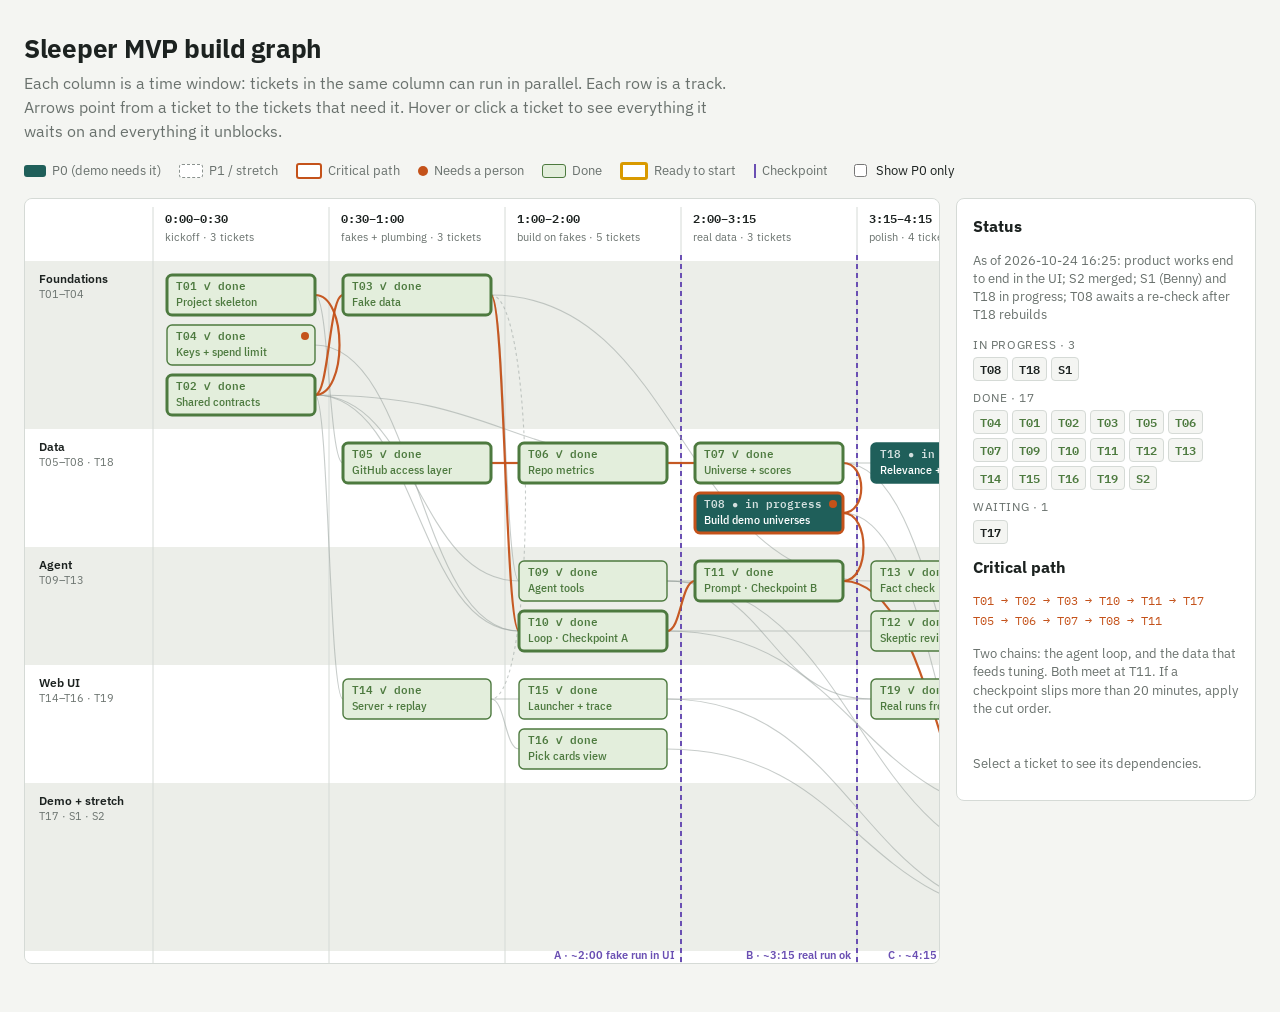
<file: docs/tickets/dependency-graph.html>
<!doctype html>
<meta charset="utf-8">
<meta name="viewport" content="width=device-width, initial-scale=1">
<title>Sleeper Build Graph</title>
<meta name="claude:viewport-fit-sides" content="cover">
<link rel="preconnect" href="https://fonts.googleapis.com">
<link rel="stylesheet" href="https://fonts.googleapis.com/css2?family=IBM+Plex+Mono:wght@400;600&family=IBM+Plex+Sans+Condensed:wght@400;500;600&family=IBM+Plex+Sans:wght@400;600;700&display=swap">
<style>
/* Layout: swimlane schedule. Columns = time windows (parallel work), rows = tracks, arrows = dependencies. */
:root {
  --bg: #f4f5f2;
  --surface: #ffffff;
  --fg: #1c2220;
  --muted: #69716d;
  --rule: #d5dad6;
  --lane: #eceee9;
  --core: #1f5f5a;
  --core-fg: #ffffff;
  --p0: #1f5f5a;
  --opt: #8a928e;
  --crit: #c4521a;
  --check: #6a4fb3;
  --edge: #9aa39f;
  --done: #4d7a3f;
  --done-bg: #e3eedc;
  --ready: #d99a00;
  --font-display: "IBM Plex Sans", system-ui, sans-serif;
  --font-node: "IBM Plex Sans Condensed", "Arial Narrow", system-ui, sans-serif;
  --font-mono: "IBM Plex Mono", ui-monospace, monospace;
}
@media (prefers-color-scheme: dark) {
  :root:not([data-theme="light"]) {
    --bg: #121615; --surface: #1a1f1e; --fg: #e3e8e5; --muted: #949d99; --rule: #2e3533; --lane: #171c1b;
    --core: #4fa59c; --core-fg: #0d1211; --p0: #4fa59c; --opt: #7b8480; --crit: #f0814a; --check: #a891f0; --edge: #56605c; --done: #9cc98a; --done-bg: #1f2b1b; --ready: #ffc23d;
    color-scheme: dark;
  }
}
:root[data-theme="dark"] {
  --bg: #121615; --surface: #1a1f1e; --fg: #e3e8e5; --muted: #949d99; --rule: #2e3533; --lane: #171c1b;
  --core: #4fa59c; --core-fg: #0d1211; --p0: #4fa59c; --opt: #7b8480; --crit: #f0814a; --check: #a891f0; --edge: #56605c; --done: #9cc98a; --done-bg: #1f2b1b; --ready: #ffc23d;
  color-scheme: dark;
}
body {
  background: var(--bg); color: var(--fg); font-family: var(--font-display);
  padding-left: max(16px, env(safe-area-inset-left, 0px));
  padding-right: max(16px, env(safe-area-inset-right, 0px));
  padding-block: 24px 40px;
}
.wrap { max-width: 1640px; margin: 0 auto; display: grid; gap: 18px; }
header { display: grid; gap: 6px; }
h1 { font-size: 1.6rem; margin: 0; letter-spacing: -0.01em; text-wrap: balance; }
.sub { color: var(--muted); margin: 0; max-width: 72ch; line-height: 1.5; }
.bar { display: flex; flex-wrap: wrap; gap: 10px 22px; align-items: center; font-size: 13px; }
.legend { display: flex; flex-wrap: wrap; gap: 8px 18px; align-items: center; color: var(--muted); }
.key { display: inline-flex; align-items: center; gap: 6px; }
.sw { width: 22px; height: 12px; border-radius: 3px; display: inline-block; }
.sw.core { background: var(--core); }
.sw.p0 { border: 1.5px solid var(--p0); background: var(--surface); }
.sw.opt { border: 1.5px dashed var(--opt); background: var(--surface); }
.sw.crit { border: 2.5px solid var(--crit); background: var(--surface); }
.sw.done { background: var(--done-bg); border: 1.5px solid var(--done); }
.sw.ready { border: 3px solid var(--ready); background: var(--surface); }
.sw.hum { width: 10px; height: 10px; border-radius: 50%; background: var(--crit); }
.ln { width: 2px; height: 14px; background: var(--check); display: inline-block; }
label.tog { display: inline-flex; gap: 6px; align-items: center; cursor: pointer; }
.stage { display: grid; grid-template-columns: minmax(0, 1fr) 300px; gap: 16px; align-items: start; }
@media (max-width: 980px) { .stage { grid-template-columns: minmax(0, 1fr); } }
.scroller { overflow-x: auto; background: var(--surface); border: 1px solid var(--rule); border-radius: 8px; }
svg { display: block; }
.lane-bg { fill: var(--lane); }
.lane-bg.alt { fill: transparent; }
.lane-label { fill: var(--fg); font: 600 12px var(--font-display); }
.lane-note { fill: var(--muted); font: 400 10.5px var(--font-display); }
.col-head { fill: var(--fg); font: 600 12px var(--font-mono); font-variant-numeric: tabular-nums; }
.col-sub { fill: var(--muted); font: 400 10.5px var(--font-display); }
.col-rule { stroke: var(--rule); stroke-width: 1; }
.check-line { stroke: var(--check); stroke-width: 2; stroke-dasharray: 5 4; }
.check-tag { fill: var(--check); font: 600 11px var(--font-display); }
.edge { fill: none; stroke: var(--edge); stroke-width: 1.1; opacity: .55; transition: opacity .15s; }
.edge.soft { stroke-dasharray: 3 3; }
.edge.crit { stroke: var(--crit); stroke-width: 2.2; opacity: .95; }
.node rect.box { fill: var(--surface); stroke: var(--p0); stroke-width: 1.4; transition: opacity .15s; }
.node.core rect.box { fill: var(--core); stroke: var(--core); }
.node.opt rect.box { stroke: var(--opt); stroke-dasharray: 4 3; }
.node.crit rect.box { stroke: var(--crit); stroke-width: 3; }
.node .id { font: 600 10.5px var(--font-mono); fill: var(--muted); }
.node .tt { font: 500 12px var(--font-node); fill: var(--fg); }
.node.core .id { fill: var(--core-fg); opacity: .8; }
.node.core .tt { fill: var(--core-fg); }
.node .hum { fill: var(--crit); }
.node.st-done rect.box { fill: var(--done-bg); stroke: var(--done); stroke-dasharray: none; }
.node.st-done .id, .node.st-done .tt { fill: var(--done); opacity: 1; }
.node.st-ready rect.box { stroke: var(--ready); stroke-width: 3.2; }
.node.st-ready .id { fill: var(--ready); opacity: 1; }
.node.core.st-ready .id { fill: var(--core-fg); }
.node { cursor: pointer; outline: none; }
.node:focus-visible rect.box { stroke: var(--check); stroke-width: 3; }
svg.focus .node, svg.focus .edge { opacity: .14; }
svg.focus .node.on, svg.focus .edge.on { opacity: 1; }
svg.focus .edge.on { stroke: var(--fg); stroke-width: 1.8; }
svg.focus .edge.on.crit { stroke: var(--crit); }
svg.focus .node.sel rect.box { stroke: var(--check); stroke-width: 3.2; }
svg.coreonly .node:not(.core) { opacity: .16; }
svg.coreonly .edge.noncore { opacity: .06; }
aside { background: var(--surface); border: 1px solid var(--rule); border-radius: 8px; padding: 16px; display: grid; gap: 12px; font-size: 13.5px; line-height: 1.45; position: sticky; top: calc(env(safe-area-inset-top, 0px) + 12px); }
aside h2 { margin: 0; font-size: 1rem; }
aside .idl { font-family: var(--font-mono); color: var(--muted); font-size: 12px; }
aside dl { margin: 0; display: grid; grid-template-columns: auto minmax(0, 1fr); gap: 6px 12px; }
aside dt { color: var(--muted); font-size: 12px; text-transform: uppercase; letter-spacing: .05em; padding-top: 2px; }
aside dd { margin: 0; }
.chips { display: flex; flex-wrap: wrap; gap: 4px; }
.chip { font: 600 11.5px var(--font-mono); border: 1px solid var(--rule); border-radius: 4px; padding: 1px 6px; cursor: pointer; background: var(--bg); color: var(--fg); }
.chip:hover, .chip:focus-visible { border-color: var(--fg); }
.none { color: var(--muted); }
.crit-path { font-family: var(--font-mono); font-size: 12px; line-height: 1.7; color: var(--crit); }
.hint { color: var(--muted); font-size: 12.5px; }
.sgroup { display: grid; gap: 4px; margin-top: 8px; }
.slabel { font-size: 12px; color: var(--muted); text-transform: uppercase; letter-spacing: .05em; }
.chip.st-ready { border-color: var(--ready); }
.chip.st-done { color: var(--done); }
@media (prefers-reduced-motion: reduce) { .edge, .node rect.box { transition: none; } }
</style>

<div class="wrap">
  <header>
    <h1>Sleeper MVP build graph</h1>
    <p class="sub">Each column is a time window: tickets in the same column can run in parallel. Each row is a track. Arrows point from a ticket to the tickets that need it. Hover or click a ticket to see everything it waits on and everything it unblocks.</p>
  </header>

  <div class="bar">
    <div class="legend">
      <span class="key"><span class="sw core"></span>P0 (demo needs it)</span>
      <span class="key"><span class="sw opt"></span>P1 / stretch</span>
      <span class="key"><span class="sw crit"></span>Critical path</span>
      <span class="key"><span class="sw hum"></span>Needs a person</span>
      <span class="key"><span class="sw done"></span>Done</span>
      <span class="key"><span class="sw ready"></span>Ready to start</span>
      <span class="key"><span class="ln"></span>Checkpoint</span>
    </div>
    <label class="tog"><input type="checkbox" id="coreonly"> Show P0 only</label>
  </div>

  <div class="stage">
    <div class="scroller"><svg id="g" role="img" aria-label="Dependency graph of Sleeper tickets by time window and track"></svg></div>
    <aside id="panel" aria-live="polite">
      <div>
        <h2>Status</h2>
        <p class="hint" id="statusAt"></p>
        <div id="statusList"></div>
      </div>
      <div>
        <h2>Critical path</h2>
        <p class="crit-path" id="critText"></p>
        <p class="hint">Two chains: the agent loop, and the data that feeds tuning. Both meet at T11. If a checkpoint slips more than 20 minutes, apply the cut order.</p>
      </div>
      <div id="detail"><p class="hint">Select a ticket to see its dependencies.</p></div>
    </aside>
  </div>
</div>

<script>
const COLS = [
  ["0:00–0:30", "kickoff"],
  ["0:30–1:00", "fakes + plumbing"],
  ["1:00–2:00", "build on fakes"],
  ["2:00–3:15", "real data"],
  ["3:15–4:15", "polish"],
  ["4:15–5:30", "demo"],
];
const LANES = [
  ["found", "Foundations", "T01–T04"],
  ["data", "Data", "T05–T08 · T18"],
  ["agent", "Agent", "T09–T13"],
  ["ui", "Web UI", "T14–T16 · T19"],
  ["demo", "Demo + stretch", "T17 · S1 · S2"],
];
// pri: core (= P0) | opt (P1 / stretch) ; h = needs a person ; d = hard deps ; s = soft deps
const N = [
  {id:"T04", t:"Keys + spend limit", f:"Keys and spend limit", lane:"found", col:0, pri:"core", h:1, d:[]},
  {id:"T01", t:"Project skeleton", f:"Project skeleton", lane:"found", col:0, pri:"core", d:[]},
  {id:"T02", t:"Shared contracts", f:"Shared contracts (freeze ~0:45)", lane:"found", col:0, pri:"core", d:["T01"]},
  {id:"T03", t:"Fake data", f:"Fake data incl. a recorded fake run (~1:00)", lane:"found", col:1, pri:"core", d:["T02"]},

  {id:"T05", t:"GitHub access layer", f:"GitHub access layer (auth, rate limits, cache, offline)", lane:"data", col:1, pri:"core", d:["T01"]},
  {id:"T06", t:"Repo metrics", f:"Repo metrics behind the four criteria", lane:"data", col:2, pri:"core", d:["T05"]},
  {id:"T07", t:"Universe + scores", f:"Universe builder and criteria scores", lane:"data", col:3, pri:"core", d:["T02","T06"]},
  {id:"T08", t:"Build demo universes", f:"Build the demo universes (2 topics, ~2:45)", lane:"data", col:3, pri:"core", h:1, d:["T07"]},
  {id:"T18", t:"Relevance + quality", f:"Topic relevance and quality score (real-data findings); rebuilds both universes", lane:"data", col:4, pri:"core", d:["T07"]},

  {id:"T09", t:"Agent tools", f:"Agent tools: browse/screen, details, README, submit", lane:"agent", col:2, pri:"core", d:["T02","T03"]},
  {id:"T10", t:"Loop · Checkpoint A", f:"Agent loop, budget, run records (Checkpoint A ~2:00)", lane:"agent", col:2, pri:"core", d:["T02","T03","T04"]},
  {id:"T11", t:"Prompt · Checkpoint B", f:"Prompt and tuning (Checkpoint B ~3:15)", lane:"agent", col:3, pri:"core", d:["T09","T10","T08"]},
  {id:"T12", t:"Skeptic review", f:"Skeptic review (P1)", lane:"agent", col:4, pri:"opt", d:["T10"]},
  {id:"T13", t:"Fact check", f:"Fact check (P1)", lane:"agent", col:4, pri:"opt", d:["T03"]},

  {id:"T14", t:"Server + replay", f:"Server, event stream, replay", lane:"ui", col:1, pri:"core", d:["T02"], s:["T03"]},
  {id:"T15", t:"Launcher + trace", f:"Launcher, live trace, budget meter", lane:"ui", col:2, pri:"core", d:["T14"]},
  {id:"T16", t:"Pick cards view", f:"Pick cards view", lane:"ui", col:2, pri:"core", d:["T14"]},
  {id:"T19", t:"Real runs from UI", f:"Real runs from the UI: Replay vs Live run, readable refusals", lane:"ui", col:4, pri:"core", d:["T15","T09"]},

  {id:"T17", t:"Demo · Checkpoint C", f:"Demo runs, picks on record, rehearsal (backup recorded by ~4:15)", lane:"demo", col:5, pri:"core", h:1, d:["T11","T15","T16","T08","T18","T19"], s:["T12","T13"]},
  {id:"S1", t:"Rough backtest", f:"Rough backtest (stretch)", lane:"demo", col:5, pri:"opt", d:["T07","T10"]},
  {id:"S2", t:"Linked papers", f:"Linked papers (stretch)", lane:"demo", col:5, pri:"opt", d:["T09"]},
];
const CHAINS = [["T01","T02","T03","T10","T11","T17"], ["T05","T06","T07","T08","T11"]];
const CHECKS = [[2, "A · ~2:00 fake run in UI"], [3, "B · ~3:15 real run ok"], [4, "C · ~4:15 backup recorded"]];
const PRI_LABEL = {core: "P0", opt: "P1 / stretch"};
// Status as of the last update. Ready = every hard dependency is done.
const STATUS_AT = "2026-10-24 16:25: product works end to end in the UI; S2 merged; S1 (Benny) and T18 in progress; T08 awaits a re-check after T18 rebuilds";
const DONE = new Set(["T01", "T02", "T03", "T04", "T05", "T06", "T07", "T09", "T10", "T11", "T12", "T13", "T14", "T15", "T16", "T19", "S2"]);
const ACTIVE = new Set(["T08", "T18", "S1"]);  // tickets someone has started

const byId = Object.fromEntries(N.map(n => [n.id, n]));
const kids = Object.fromEntries(N.map(n => [n.id, []]));
const statusOf = id => DONE.has(id) ? "done" : ACTIVE.has(id) ? "active" : byId[id].d.every(p => DONE.has(p)) ? "ready" : "blocked";
N.forEach(n => [...n.d, ...(n.s || [])].forEach(p => kids[p].push(n.id)));
const critSet = new Set(CHAINS.flat());
const critEdges = new Set(CHAINS.flatMap(c => c.slice(1).map((id, i) => c[i] + ">" + id)));

// depth for ordering inside a cell
const depth = {};
function dep(id) { if (depth[id] != null) return depth[id]; const n = byId[id]; const ps = [...n.d, ...(n.s || [])]; return depth[id] = ps.length ? 1 + Math.max(...ps.map(dep)) : 0; }
N.forEach(n => dep(n.id));

const LX = 128, CW = 176, NW = 148, NH = 40, GAP = 10, PAD = 14, HEAD = 62;
const W = LX + COLS.length * CW + 16;
const pos = {};
let y = HEAD; const laneY = {};
LANES.forEach(([key]) => {
  const cells = COLS.map((_, c) => N.filter(n => n.lane === key && n.col === c).sort((a, b) => depth[a.id] - depth[b.id] || a.id.localeCompare(b.id)));
  const max = Math.max(1, ...cells.map(c => c.length));
  const h = PAD * 2 + max * NH + (max - 1) * GAP;
  laneY[key] = [y, h];
  cells.forEach((cell, c) => cell.forEach((n, i) => { pos[n.id] = {x: LX + c * CW + (CW - NW) / 2, y: y + PAD + i * (NH + GAP)}; }));
  y += h;
});
const H = y + 12;

const svg = document.getElementById("g");
const NS = "http://www.w3.org/2000/svg";
svg.setAttribute("viewBox", `0 0 ${W} ${H}`);
svg.setAttribute("width", W); svg.setAttribute("height", H);
const el = (tag, attrs, parent = svg) => { const e = document.createElementNS(NS, tag); for (const k in attrs) e.setAttribute(k, attrs[k]); parent.appendChild(e); return e; };

LANES.forEach(([key, name, wp], i) => {
  const [ly, lh] = laneY[key];
  el("rect", {x: 0, y: ly, width: W, height: lh, class: "lane-bg" + (i % 2 ? " alt" : "")});
  el("text", {x: 14, y: ly + 22, class: "lane-label"}).textContent = name;
  el("text", {x: 14, y: ly + 37, class: "lane-note"}).textContent = wp;
});
COLS.forEach(([t, s], c) => {
  const x = LX + c * CW;
  el("line", {x1: x, x2: x, y1: 8, y2: H, class: "col-rule"});
  const count = N.filter(n => n.col === c).length;
  el("text", {x: x + 12, y: 24, class: "col-head"}).textContent = t;
  el("text", {x: x + 12, y: 42, class: "col-sub"}).textContent = `${s} · ${count} tickets`;
});
CHECKS.forEach(([c, label]) => {
  const x = LX + (c + 1) * CW;
  el("line", {x1: x, x2: x, y1: HEAD - 6, y2: H, class: "check-line"});
  el("text", {x: x - 6, y: H - 4, "text-anchor": "end", class: "check-tag"}).textContent = label;
});

const edgeG = el("g", {});
const edges = [];
N.forEach(n => {
  const add = (p, soft) => {
    const a = pos[p], b = pos[n.id];
    let d;
    if (byId[p].col === n.col) {
      const sx = a.x + NW, tx = b.x + NW, bend = 16 + Math.min(30, Math.abs(b.y - a.y) / 6);
      d = `M${sx},${a.y + NH / 2} C${sx + bend},${a.y + NH / 2} ${tx + bend},${b.y + NH / 2} ${tx},${b.y + NH / 2}`;
    } else {
      const sx = a.x + NW, sy = a.y + NH / 2, tx = b.x, ty = b.y + NH / 2, mx = (sx + tx) / 2;
      d = `M${sx},${sy} C${mx},${sy} ${mx},${ty} ${tx},${ty}`;
    }
    const key = p + ">" + n.id;
    const cls = ["edge"]; if (soft) cls.push("soft"); if (critEdges.has(key)) cls.push("crit");
    if (byId[p].pri !== "core" || n.pri !== "core") cls.push("noncore");
    const e = el("path", {d, class: cls.join(" ")}, edgeG);
    edges.push({s: p, t: n.id, e});
  };
  n.d.forEach(p => add(p, false));
  (n.s || []).forEach(p => add(p, true));
});
// draw critical edges last so they sit on top
edges.filter(x => x.e.classList.contains("crit")).forEach(x => edgeG.appendChild(x.e));

const nodeEls = {};
N.forEach(n => {
  const p = pos[n.id];
  const st = statusOf(n.id);
  const cls = ["node", n.pri === "core" ? "core" : n.pri === "p0" ? "p0" : "opt", "st-" + st]; if (critSet.has(n.id)) cls.push("crit");
  const g = el("g", {class: cls.join(" "), transform: `translate(${p.x},${p.y})`, tabindex: 0, role: "button", "aria-label": `${n.id} ${n.f}`});
  el("rect", {class: "box", width: NW, height: NH, rx: 5}, g);
  el("text", {x: 9, y: 15, class: "id"}, g).textContent = n.id + (st === "done" ? "  ✓ done" : st === "active" ? "  ● in progress" : st === "ready" ? "  ▶ ready" : "");
  el("text", {x: 9, y: 31, class: "tt"}, g).textContent = n.t;
  if (n.h) el("circle", {cx: NW - 10, cy: 11, r: 4, class: "hum"}, g);
  nodeEls[n.id] = g;
  g.addEventListener("pointerenter", () => { if (!pinned) show(n.id); });
  g.addEventListener("pointerleave", () => { if (!pinned) clear(); });
  g.addEventListener("click", ev => { ev.stopPropagation(); pinned = n.id; show(n.id); });
  g.addEventListener("keydown", ev => { if (ev.key === "Enter" || ev.key === " ") { ev.preventDefault(); pinned = n.id; show(n.id); } });
});

function walk(id, next) { const out = new Set(); const st = [id]; while (st.length) { const c = st.pop(); for (const x of next(c)) if (!out.has(x)) { out.add(x); st.push(x); } } return out; }
const parents = id => [...byId[id].d, ...(byId[id].s || [])];
let pinned = null;

function show(id) {
  const up = walk(id, parents), down = walk(id, c => kids[c]);
  const upS = new Set([...up, id]), downS = new Set([...down, id]);
  svg.classList.add("focus");
  N.forEach(n => { nodeEls[n.id].classList.toggle("on", upS.has(n.id) || downS.has(n.id)); nodeEls[n.id].classList.toggle("sel", n.id === id); });
  edges.forEach(({s, t, e}) => e.classList.toggle("on", (upS.has(s) && upS.has(t)) || (downS.has(s) && downS.has(t))));
  const n = byId[id];
  const chips = list => list.length ? `<div class="chips">${list.map(x => `<button class="chip" data-id="${x}" title="${byId[x].f}">${x}</button>`).join("")}</div>` : `<span class="none">none</span>`;
  document.getElementById("detail").innerHTML = `
    <div><div class="idl">${n.id}${n.h ? " · needs a person" : ""}${critSet.has(id) ? " · critical path" : ""}</div><h2>${n.f}</h2></div>
    <dl>
      <dt>Status</dt><dd>${{done: "Done", active: "In progress", ready: "Ready to start", blocked: "Waiting on dependencies"}[statusOf(id)]}</dd>
      <dt>When</dt><dd>${COLS[n.col][0]}</dd>
      <dt>Priority</dt><dd>${PRI_LABEL[n.pri]}</dd>
      <dt>Waits on</dt><dd>${chips(n.d)}${n.s ? `<div class="hint">Optional: ${n.s.join(", ")}</div>` : ""}</dd>
      <dt>Unblocks</dt><dd>${chips(kids[id])}</dd>
      <dt>Upstream</dt><dd>${up.size} tickets in total</dd>
      <dt>Downstream</dt><dd>${down.size} tickets in total</dd>
    </dl>
    <p class="hint">Click empty space in the graph to clear.</p>`;
  document.querySelectorAll("#detail .chip").forEach(b => b.addEventListener("click", () => { pinned = b.dataset.id; show(b.dataset.id); }));
}
function clear() {
  svg.classList.remove("focus");
  N.forEach(n => nodeEls[n.id].classList.remove("on", "sel"));
  edges.forEach(({e}) => e.classList.remove("on"));
  document.getElementById("detail").innerHTML = `<p class="hint">Select a ticket to see its dependencies.</p>`;
}
svg.addEventListener("click", () => { pinned = null; clear(); });
document.getElementById("statusAt").textContent = "As of " + STATUS_AT;
{
  const groups = [["Ready to start", "ready"], ["In progress", "active"], ["Done", "done"], ["Waiting", "blocked"]];
  document.getElementById("statusList").innerHTML = groups.map(([label, st]) => {
    const ids = N.filter(n => statusOf(n.id) === st).map(n => n.id);
    if (!ids.length) return "";
    return `<div class="sgroup"><div class="slabel">${label} · ${ids.length}</div><div class="chips">${ids.map(x => `<button class="chip st-${st}" data-id="${x}" title="${byId[x].f}">${x}</button>`).join("")}</div></div>`;
  }).join("");
  document.querySelectorAll("#statusList .chip").forEach(b => b.addEventListener("click", () => { pinned = b.dataset.id; show(b.dataset.id); }));
}
document.getElementById("critText").innerHTML = CHAINS.map(c => c.join(" → ")).join("<br>");
document.getElementById("coreonly").addEventListener("change", e => svg.classList.toggle("coreonly", e.target.checked));
</script>
</file>
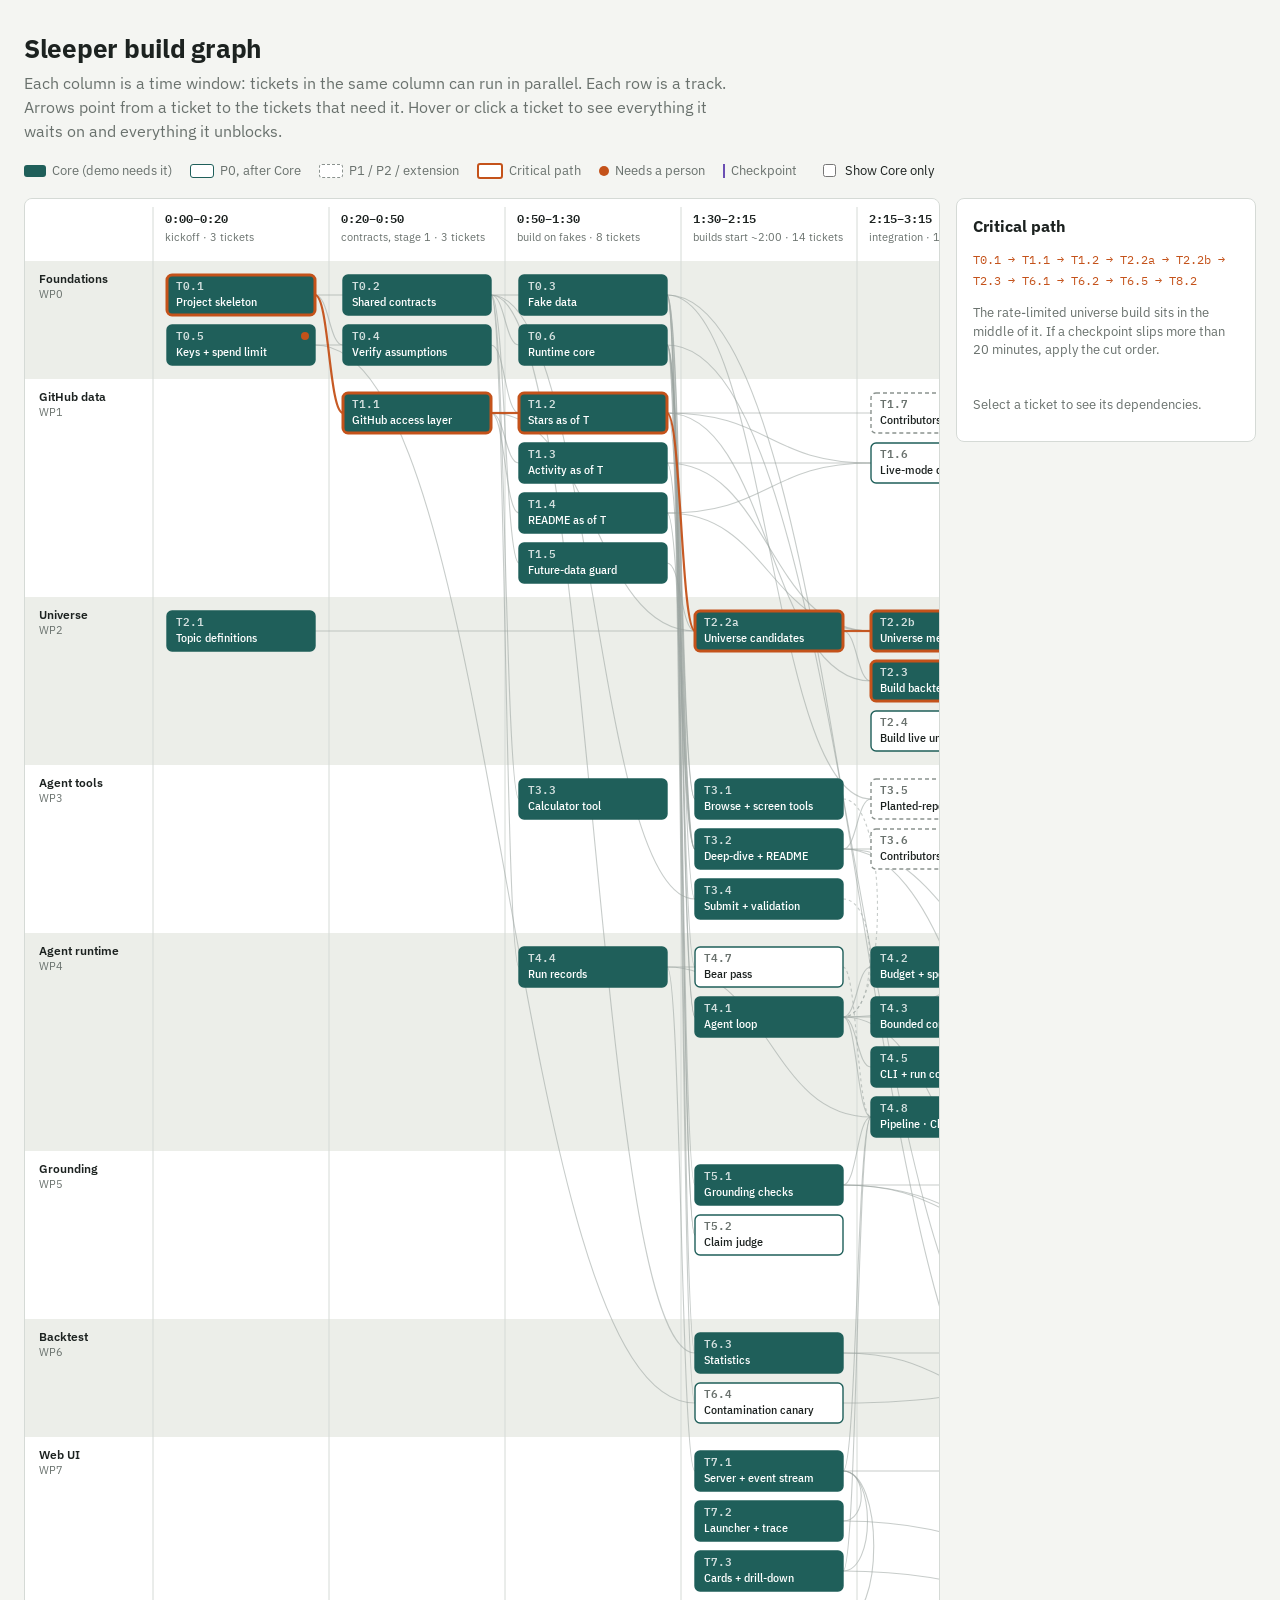
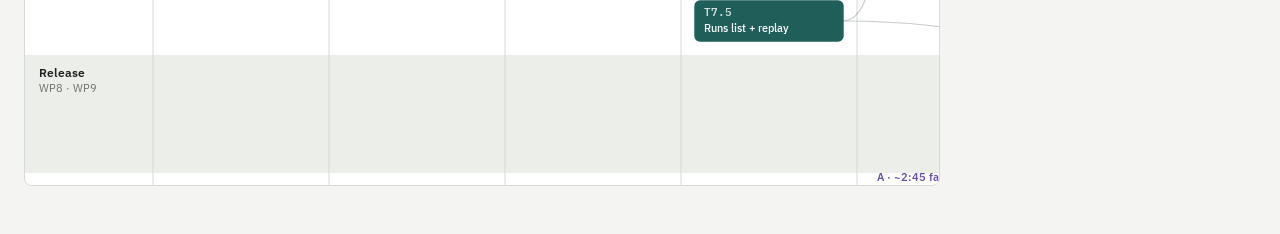
<file: docs/archive/v0.3-full-plan/tickets/dependency-graph.html>
<!doctype html>
<meta charset="utf-8">
<meta name="viewport" content="width=device-width, initial-scale=1">
<title>Sleeper Build Graph</title>
<meta name="claude:viewport-fit-sides" content="cover">
<link rel="preconnect" href="https://fonts.googleapis.com">
<link rel="stylesheet" href="https://fonts.googleapis.com/css2?family=IBM+Plex+Mono:wght@400;600&family=IBM+Plex+Sans+Condensed:wght@400;500;600&family=IBM+Plex+Sans:wght@400;600;700&display=swap">
<style>
/* Layout: swimlane schedule. Columns = time windows (parallel work), rows = tracks, arrows = dependencies. */
:root {
  --bg: #f4f5f2;
  --surface: #ffffff;
  --fg: #1c2220;
  --muted: #69716d;
  --rule: #d5dad6;
  --lane: #eceee9;
  --core: #1f5f5a;
  --core-fg: #ffffff;
  --p0: #1f5f5a;
  --opt: #8a928e;
  --crit: #c4521a;
  --check: #6a4fb3;
  --edge: #9aa39f;
  --font-display: "IBM Plex Sans", system-ui, sans-serif;
  --font-node: "IBM Plex Sans Condensed", "Arial Narrow", system-ui, sans-serif;
  --font-mono: "IBM Plex Mono", ui-monospace, monospace;
}
@media (prefers-color-scheme: dark) {
  :root:not([data-theme="light"]) {
    --bg: #121615; --surface: #1a1f1e; --fg: #e3e8e5; --muted: #949d99; --rule: #2e3533; --lane: #171c1b;
    --core: #4fa59c; --core-fg: #0d1211; --p0: #4fa59c; --opt: #7b8480; --crit: #f0814a; --check: #a891f0; --edge: #56605c;
    color-scheme: dark;
  }
}
:root[data-theme="dark"] {
  --bg: #121615; --surface: #1a1f1e; --fg: #e3e8e5; --muted: #949d99; --rule: #2e3533; --lane: #171c1b;
  --core: #4fa59c; --core-fg: #0d1211; --p0: #4fa59c; --opt: #7b8480; --crit: #f0814a; --check: #a891f0; --edge: #56605c;
  color-scheme: dark;
}
body {
  background: var(--bg); color: var(--fg); font-family: var(--font-display);
  padding-left: max(16px, env(safe-area-inset-left, 0px));
  padding-right: max(16px, env(safe-area-inset-right, 0px));
  padding-block: 24px 40px;
}
.wrap { max-width: 1640px; margin: 0 auto; display: grid; gap: 18px; }
header { display: grid; gap: 6px; }
h1 { font-size: 1.6rem; margin: 0; letter-spacing: -0.01em; text-wrap: balance; }
.sub { color: var(--muted); margin: 0; max-width: 72ch; line-height: 1.5; }
.bar { display: flex; flex-wrap: wrap; gap: 10px 22px; align-items: center; font-size: 13px; }
.legend { display: flex; flex-wrap: wrap; gap: 8px 18px; align-items: center; color: var(--muted); }
.key { display: inline-flex; align-items: center; gap: 6px; }
.sw { width: 22px; height: 12px; border-radius: 3px; display: inline-block; }
.sw.core { background: var(--core); }
.sw.p0 { border: 1.5px solid var(--p0); background: var(--surface); }
.sw.opt { border: 1.5px dashed var(--opt); background: var(--surface); }
.sw.crit { border: 2.5px solid var(--crit); background: var(--surface); }
.sw.hum { width: 10px; height: 10px; border-radius: 50%; background: var(--crit); }
.ln { width: 2px; height: 14px; background: var(--check); display: inline-block; }
label.tog { display: inline-flex; gap: 6px; align-items: center; cursor: pointer; }
.stage { display: grid; grid-template-columns: minmax(0, 1fr) 300px; gap: 16px; align-items: start; }
@media (max-width: 980px) { .stage { grid-template-columns: minmax(0, 1fr); } }
.scroller { overflow-x: auto; background: var(--surface); border: 1px solid var(--rule); border-radius: 8px; }
svg { display: block; }
.lane-bg { fill: var(--lane); }
.lane-bg.alt { fill: transparent; }
.lane-label { fill: var(--fg); font: 600 12px var(--font-display); }
.lane-note { fill: var(--muted); font: 400 10.5px var(--font-display); }
.col-head { fill: var(--fg); font: 600 12px var(--font-mono); font-variant-numeric: tabular-nums; }
.col-sub { fill: var(--muted); font: 400 10.5px var(--font-display); }
.col-rule { stroke: var(--rule); stroke-width: 1; }
.check-line { stroke: var(--check); stroke-width: 2; stroke-dasharray: 5 4; }
.check-tag { fill: var(--check); font: 600 11px var(--font-display); }
.edge { fill: none; stroke: var(--edge); stroke-width: 1.1; opacity: .55; transition: opacity .15s; }
.edge.soft { stroke-dasharray: 3 3; }
.edge.crit { stroke: var(--crit); stroke-width: 2.2; opacity: .95; }
.node rect.box { fill: var(--surface); stroke: var(--p0); stroke-width: 1.4; transition: opacity .15s; }
.node.core rect.box { fill: var(--core); stroke: var(--core); }
.node.opt rect.box { stroke: var(--opt); stroke-dasharray: 4 3; }
.node.crit rect.box { stroke: var(--crit); stroke-width: 3; }
.node .id { font: 600 10.5px var(--font-mono); fill: var(--muted); }
.node .tt { font: 500 12px var(--font-node); fill: var(--fg); }
.node.core .id { fill: var(--core-fg); opacity: .8; }
.node.core .tt { fill: var(--core-fg); }
.node .hum { fill: var(--crit); }
.node { cursor: pointer; outline: none; }
.node:focus-visible rect.box { stroke: var(--check); stroke-width: 3; }
svg.focus .node, svg.focus .edge { opacity: .14; }
svg.focus .node.on, svg.focus .edge.on { opacity: 1; }
svg.focus .edge.on { stroke: var(--fg); stroke-width: 1.8; }
svg.focus .edge.on.crit { stroke: var(--crit); }
svg.focus .node.sel rect.box { stroke: var(--check); stroke-width: 3.2; }
svg.coreonly .node:not(.core) { opacity: .16; }
svg.coreonly .edge.noncore { opacity: .06; }
aside { background: var(--surface); border: 1px solid var(--rule); border-radius: 8px; padding: 16px; display: grid; gap: 12px; font-size: 13.5px; line-height: 1.45; position: sticky; top: calc(env(safe-area-inset-top, 0px) + 12px); }
aside h2 { margin: 0; font-size: 1rem; }
aside .idl { font-family: var(--font-mono); color: var(--muted); font-size: 12px; }
aside dl { margin: 0; display: grid; grid-template-columns: auto minmax(0, 1fr); gap: 6px 12px; }
aside dt { color: var(--muted); font-size: 12px; text-transform: uppercase; letter-spacing: .05em; padding-top: 2px; }
aside dd { margin: 0; }
.chips { display: flex; flex-wrap: wrap; gap: 4px; }
.chip { font: 600 11.5px var(--font-mono); border: 1px solid var(--rule); border-radius: 4px; padding: 1px 6px; cursor: pointer; background: var(--bg); color: var(--fg); }
.chip:hover, .chip:focus-visible { border-color: var(--fg); }
.none { color: var(--muted); }
.crit-path { font-family: var(--font-mono); font-size: 12px; line-height: 1.7; color: var(--crit); }
.hint { color: var(--muted); font-size: 12.5px; }
@media (prefers-reduced-motion: reduce) { .edge, .node rect.box { transition: none; } }
</style>

<div class="wrap">
  <header>
    <h1>Sleeper build graph</h1>
    <p class="sub">Each column is a time window: tickets in the same column can run in parallel. Each row is a track. Arrows point from a ticket to the tickets that need it. Hover or click a ticket to see everything it waits on and everything it unblocks.</p>
  </header>

  <div class="bar">
    <div class="legend">
      <span class="key"><span class="sw core"></span>Core (demo needs it)</span>
      <span class="key"><span class="sw p0"></span>P0, after Core</span>
      <span class="key"><span class="sw opt"></span>P1 / P2 / extension</span>
      <span class="key"><span class="sw crit"></span>Critical path</span>
      <span class="key"><span class="sw hum"></span>Needs a person</span>
      <span class="key"><span class="ln"></span>Checkpoint</span>
    </div>
    <label class="tog"><input type="checkbox" id="coreonly"> Show Core only</label>
  </div>

  <div class="stage">
    <div class="scroller"><svg id="g" role="img" aria-label="Dependency graph of Sleeper tickets by time window and track"></svg></div>
    <aside id="panel" aria-live="polite">
      <div>
        <h2>Critical path</h2>
        <p class="crit-path" id="critText"></p>
        <p class="hint">The rate-limited universe build sits in the middle of it. If a checkpoint slips more than 20 minutes, apply the cut order.</p>
      </div>
      <div id="detail"><p class="hint">Select a ticket to see its dependencies.</p></div>
    </aside>
  </div>
</div>

<script>
const COLS = [
  ["0:00–0:20", "kickoff"],
  ["0:20–0:50", "contracts, stage 1"],
  ["0:50–1:30", "build on fakes"],
  ["1:30–2:15", "builds start ~2:00"],
  ["2:15–3:15", "integration"],
  ["3:15–4:00", "real runs, scoring"],
  ["4:00–4:50", "campaign"],
  ["4:50–5:30", "rehearsal"],
];
const LANES = [
  ["found", "Foundations", "WP0"],
  ["data", "GitHub data", "WP1"],
  ["uni", "Universe", "WP2"],
  ["tools", "Agent tools", "WP3"],
  ["agent", "Agent runtime", "WP4"],
  ["ground", "Grounding", "WP5"],
  ["bt", "Backtest", "WP6"],
  ["ui", "Web UI", "WP7"],
  ["rel", "Release", "WP8 · WP9"],
];
// pri: core | p0 | opt ; h = needs a person ; d = hard deps ; s = soft deps
const N = [
  {id:"T0.5", t:"Keys + spend limit", f:"Accounts, keys and spend limit", lane:"found", col:0, pri:"core", h:1, d:[]},
  {id:"T0.1", t:"Project skeleton", f:"Project skeleton", lane:"found", col:0, pri:"core", d:[]},
  {id:"T0.2", t:"Shared contracts", f:"Shared contracts (two-stage freeze)", lane:"found", col:1, pri:"core", d:["T0.1"]},
  {id:"T0.4", t:"Verify assumptions", f:"Verify external assumptions (A1 first)", lane:"found", col:1, pri:"core", d:["T0.1","T0.5"]},
  {id:"T0.3", t:"Fake data", f:"Fake data (fixtures), target ~1:15", lane:"found", col:2, pri:"core", d:["T0.2"]},
  {id:"T0.6", t:"Runtime core", f:"Runtime core: tool registry, run context, metered LLM client, fake model", lane:"found", col:2, pri:"core", d:["T0.2"]},

  {id:"T1.1", t:"GitHub access layer", f:"GitHub access layer", lane:"data", col:1, pri:"core", d:["T0.1"]},
  {id:"T1.2", t:"Stars as of T", f:"Stars as of T", lane:"data", col:2, pri:"core", d:["T1.1","T0.4"]},
  {id:"T1.3", t:"Activity as of T", f:"Activity as of T", lane:"data", col:2, pri:"core", d:["T1.1"]},
  {id:"T1.4", t:"README as of T", f:"README and description as of T", lane:"data", col:2, pri:"core", d:["T1.1"]},
  {id:"T1.5", t:"Future-data guard", f:"Future-data guard", lane:"data", col:2, pri:"core", d:["T0.2"]},
  {id:"T1.6", t:"Live-mode data", f:"Live-mode data", lane:"data", col:4, pri:"p0", d:["T1.2","T1.3","T1.4"]},
  {id:"T1.7", t:"Contributors as of T", f:"Contributors as of T", lane:"data", col:4, pri:"opt", d:["T1.1"]},

  {id:"T2.1", t:"Topic definitions", f:"Topic definitions", lane:"uni", col:0, pri:"core", d:[]},
  {id:"T2.2a", t:"Universe candidates", f:"Universe candidates (code against a stubbed stars-at-T; real build needs T1.2)", lane:"uni", col:3, pri:"core", d:["T1.1","T1.2","T1.5","T2.1"]},
  {id:"T2.2b", t:"Universe metrics", f:"Universe metrics", lane:"uni", col:4, pri:"core", d:["T2.2a","T1.3","T1.4"]},
  {id:"T2.3", t:"Build backtest universes", f:"Build and commit backtest universes (builds start ~2:00; first final universe ~3:15, rest by ~3:45)", lane:"uni", col:4, pri:"core", h:1, d:["T1.2","T2.2a","T2.2b"]},
  {id:"T2.4", t:"Build live universes", f:"Build live universes (2 topics)", lane:"uni", col:4, pri:"p0", d:["T1.6","T2.2b"]},

  {id:"T3.3", t:"Calculator tool", f:"Calculator tool", lane:"tools", col:2, pri:"core", d:["T0.2"]},
  {id:"T3.4", t:"Submit + validation", f:"Submit tool and validation", lane:"tools", col:3, pri:"core", d:["T0.2","T0.6"]},
  {id:"T3.1", t:"Browse + screen tools", f:"Browse and screen tools", lane:"tools", col:3, pri:"core", d:["T0.3","T0.6"]},
  {id:"T3.2", t:"Deep-dive + README", f:"Deep-dive and README tools (fakes first, then real data)", lane:"tools", col:3, pri:"core", d:["T0.3","T0.6","T1.2","T1.3","T1.4"]},
  {id:"T3.5", t:"Planted-repo injection", f:"Planted-repo injection", lane:"tools", col:4, pri:"opt", d:["T0.3","T3.2"]},
  {id:"T3.6", t:"Contributors tool", f:"Contributors tool", lane:"tools", col:4, pri:"opt", d:["T1.7","T3.2"]},

  {id:"T4.4", t:"Run records", f:"Run records", lane:"agent", col:2, pri:"core", d:["T0.2"]},
  {id:"T4.1", t:"Agent loop", f:"Agent loop (stub tools first, then T3.1 and T3.4)", lane:"agent", col:3, pri:"core", d:["T0.3","T0.6"], s:["T3.1","T3.4"]},
  {id:"T4.7", t:"Bear pass", f:"Bear pass", lane:"agent", col:3, pri:"p0", d:["T0.6","T4.4"]},
  {id:"T4.2", t:"Budget + spend", f:"Budget and spend control", lane:"agent", col:4, pri:"core", d:["T4.1"]},
  {id:"T4.5", t:"CLI + run command", f:"Command-line entry and run command", lane:"agent", col:4, pri:"core", d:["T4.1"]},
  {id:"T4.8", t:"Pipeline · Checkpoint A", f:"Run pipeline integration (Checkpoint A ~2:45)", lane:"agent", col:4, pri:"core", d:["T4.1","T4.4","T5.1","T7.1","T7.3"], s:["T4.7"]},
  {id:"T4.3", t:"Bounded context", f:"Bounded context", lane:"agent", col:4, pri:"core", d:["T4.1"]},
  {id:"T4.6", t:"Prompt · Checkpoint B", f:"System prompt and tuning (Checkpoint B ~3:30: real runs on luna)", lane:"agent", col:5, pri:"core", d:["T4.1","T4.3","T3.2"], s:["T2.3","T2.4"]},

  {id:"T5.1", t:"Grounding checks", f:"Deterministic grounding checks and scorecard", lane:"ground", col:3, pri:"core", d:["T0.3"]},
  {id:"T5.2", t:"Claim judge", f:"Claim judge and labeled set", lane:"ground", col:3, pri:"p0", d:["T0.3","T0.6"]},
  {id:"T5.3", t:"Planted-repo test", f:"Planted-repo test", lane:"ground", col:5, pri:"opt", d:["T3.5","T5.1"]},
  {id:"T5.4", t:"Perturbation test", f:"Perturbation test (P2)", lane:"ground", col:5, pri:"opt", d:["T4.1","T5.1"]},
  {id:"T5.5", t:"Tool spot-check", f:"Tool accuracy spot-check", lane:"ground", col:5, pri:"opt", h:1, d:["T2.3"]},

  {id:"T6.3", t:"Statistics", f:"Statistics", lane:"bt", col:3, pri:"core", d:["T0.2","T0.3"]},
  {id:"T6.4", t:"Contamination canary", f:"Contamination controls", lane:"bt", col:3, pri:"p0", d:["T0.5","T0.6"]},
  {id:"T6.1", t:"Outcome snapshot", f:"Outcome snapshot", lane:"bt", col:5, pri:"core", d:["T2.3"]},
  {id:"T6.2", t:"Baselines · Checkpoint C", f:"Baselines and scoring command (Checkpoint C ~4:15: one scored run)", lane:"bt", col:5, pri:"core", d:["T6.1","T0.6","T6.3","T4.8"]},
  {id:"T6.5", t:"Backtest campaign", f:"Backtest campaign", lane:"bt", col:6, pri:"core", h:1, d:["T2.3","T4.8","T5.1","T6.1","T6.2","T6.3","T6.4"]},

  {id:"T7.1", t:"Server + event stream", f:"Server and event stream", lane:"ui", col:3, pri:"core", d:["T4.4"]},
  {id:"T7.2", t:"Launcher + trace", f:"Launcher, live trace, budget meter", lane:"ui", col:3, pri:"core", d:["T7.1"]},
  {id:"T7.3", t:"Cards + drill-down", f:"Cards with source drill-down", lane:"ui", col:3, pri:"core", d:["T7.1"]},
  {id:"T7.5", t:"Runs list + replay", f:"Runs list and offline replay", lane:"ui", col:3, pri:"core", d:["T7.1"]},
  {id:"T7.4", t:"Grounding + backtest UI", f:"Grounding and backtest panels", lane:"ui", col:5, pri:"core", d:["T7.1","T0.3"]},

  {id:"T9.1", t:"Linked papers", f:"Linked papers as signals (extension, only after Checkpoint B)", lane:"rel", col:6, pri:"opt", d:["T3.2"]},
  {id:"T8.1", t:"Live picks on record", f:"Live picks on the record", lane:"rel", col:6, pri:"opt", d:["T4.5","T2.4"]},
  {id:"T9.2", t:"Paper discovery mode", f:"Paper discovery mode (stretch)", lane:"rel", col:7, pri:"opt", d:["T9.1"]},
  {id:"T8.2", t:"Demo rehearsal", f:"Demo rehearsal and backup", lane:"rel", col:7, pri:"core", h:1, d:["T6.5","T7.2","T7.3","T7.4","T7.5"]},
];
const CRIT = ["T0.1","T1.1","T1.2","T2.2a","T2.2b","T2.3","T6.1","T6.2","T6.5","T8.2"];
const CHECKS = [[4, "A · ~2:45 fake run end to end"], [5, "B ~3:30 · C ~4:15 scored backtest"]];
const PRI_LABEL = {core: "Core", p0: "P0 (after Core)", opt: "P1 / P2 / extension"};

const byId = Object.fromEntries(N.map(n => [n.id, n]));
const kids = Object.fromEntries(N.map(n => [n.id, []]));
N.forEach(n => [...n.d, ...(n.s || [])].forEach(p => kids[p].push(n.id)));
const critSet = new Set(CRIT);
const critEdges = new Set(CRIT.slice(1).map((id, i) => CRIT[i] + ">" + id));

// depth for ordering inside a cell
const depth = {};
function dep(id) { if (depth[id] != null) return depth[id]; const n = byId[id]; const ps = [...n.d, ...(n.s || [])]; return depth[id] = ps.length ? 1 + Math.max(...ps.map(dep)) : 0; }
N.forEach(n => dep(n.id));

const LX = 128, CW = 176, NW = 148, NH = 40, GAP = 10, PAD = 14, HEAD = 62;
const W = LX + COLS.length * CW + 16;
const pos = {};
let y = HEAD; const laneY = {};
LANES.forEach(([key]) => {
  const cells = COLS.map((_, c) => N.filter(n => n.lane === key && n.col === c).sort((a, b) => depth[a.id] - depth[b.id] || a.id.localeCompare(b.id)));
  const max = Math.max(1, ...cells.map(c => c.length));
  const h = PAD * 2 + max * NH + (max - 1) * GAP;
  laneY[key] = [y, h];
  cells.forEach((cell, c) => cell.forEach((n, i) => { pos[n.id] = {x: LX + c * CW + (CW - NW) / 2, y: y + PAD + i * (NH + GAP)}; }));
  y += h;
});
const H = y + 12;

const svg = document.getElementById("g");
const NS = "http://www.w3.org/2000/svg";
svg.setAttribute("viewBox", `0 0 ${W} ${H}`);
svg.setAttribute("width", W); svg.setAttribute("height", H);
const el = (tag, attrs, parent = svg) => { const e = document.createElementNS(NS, tag); for (const k in attrs) e.setAttribute(k, attrs[k]); parent.appendChild(e); return e; };

LANES.forEach(([key, name, wp], i) => {
  const [ly, lh] = laneY[key];
  el("rect", {x: 0, y: ly, width: W, height: lh, class: "lane-bg" + (i % 2 ? " alt" : "")});
  el("text", {x: 14, y: ly + 22, class: "lane-label"}).textContent = name;
  el("text", {x: 14, y: ly + 37, class: "lane-note"}).textContent = wp;
});
COLS.forEach(([t, s], c) => {
  const x = LX + c * CW;
  el("line", {x1: x, x2: x, y1: 8, y2: H, class: "col-rule"});
  const count = N.filter(n => n.col === c).length;
  el("text", {x: x + 12, y: 24, class: "col-head"}).textContent = t;
  el("text", {x: x + 12, y: 42, class: "col-sub"}).textContent = `${s} · ${count} tickets`;
});
CHECKS.forEach(([c, label]) => {
  const x = LX + (c + 1) * CW;
  el("line", {x1: x, x2: x, y1: HEAD - 6, y2: H, class: "check-line"});
  el("text", {x: x - 6, y: H - 4, "text-anchor": "end", class: "check-tag"}).textContent = label;
});

const edgeG = el("g", {});
const edges = [];
N.forEach(n => {
  const add = (p, soft) => {
    const a = pos[p], b = pos[n.id];
    let d;
    if (byId[p].col === n.col) {
      const sx = a.x + NW, tx = b.x + NW, bend = 16 + Math.min(30, Math.abs(b.y - a.y) / 6);
      d = `M${sx},${a.y + NH / 2} C${sx + bend},${a.y + NH / 2} ${tx + bend},${b.y + NH / 2} ${tx},${b.y + NH / 2}`;
    } else {
      const sx = a.x + NW, sy = a.y + NH / 2, tx = b.x, ty = b.y + NH / 2, mx = (sx + tx) / 2;
      d = `M${sx},${sy} C${mx},${sy} ${mx},${ty} ${tx},${ty}`;
    }
    const key = p + ">" + n.id;
    const cls = ["edge"]; if (soft) cls.push("soft"); if (critEdges.has(key)) cls.push("crit");
    if (byId[p].pri !== "core" || n.pri !== "core") cls.push("noncore");
    const e = el("path", {d, class: cls.join(" ")}, edgeG);
    edges.push({s: p, t: n.id, e});
  };
  n.d.forEach(p => add(p, false));
  (n.s || []).forEach(p => add(p, true));
});
// draw critical edges last so they sit on top
edges.filter(x => x.e.classList.contains("crit")).forEach(x => edgeG.appendChild(x.e));

const nodeEls = {};
N.forEach(n => {
  const p = pos[n.id];
  const cls = ["node", n.pri === "core" ? "core" : n.pri === "p0" ? "p0" : "opt"]; if (critSet.has(n.id)) cls.push("crit");
  const g = el("g", {class: cls.join(" "), transform: `translate(${p.x},${p.y})`, tabindex: 0, role: "button", "aria-label": `${n.id} ${n.f}`});
  el("rect", {class: "box", width: NW, height: NH, rx: 5}, g);
  el("text", {x: 9, y: 15, class: "id"}, g).textContent = n.id;
  el("text", {x: 9, y: 31, class: "tt"}, g).textContent = n.t;
  if (n.h) el("circle", {cx: NW - 10, cy: 11, r: 4, class: "hum"}, g);
  nodeEls[n.id] = g;
  g.addEventListener("pointerenter", () => { if (!pinned) show(n.id); });
  g.addEventListener("pointerleave", () => { if (!pinned) clear(); });
  g.addEventListener("click", ev => { ev.stopPropagation(); pinned = n.id; show(n.id); });
  g.addEventListener("keydown", ev => { if (ev.key === "Enter" || ev.key === " ") { ev.preventDefault(); pinned = n.id; show(n.id); } });
});

function walk(id, next) { const out = new Set(); const st = [id]; while (st.length) { const c = st.pop(); for (const x of next(c)) if (!out.has(x)) { out.add(x); st.push(x); } } return out; }
const parents = id => [...byId[id].d, ...(byId[id].s || [])];
let pinned = null;

function show(id) {
  const up = walk(id, parents), down = walk(id, c => kids[c]);
  const upS = new Set([...up, id]), downS = new Set([...down, id]);
  svg.classList.add("focus");
  N.forEach(n => { nodeEls[n.id].classList.toggle("on", upS.has(n.id) || downS.has(n.id)); nodeEls[n.id].classList.toggle("sel", n.id === id); });
  edges.forEach(({s, t, e}) => e.classList.toggle("on", (upS.has(s) && upS.has(t)) || (downS.has(s) && downS.has(t))));
  const n = byId[id];
  const chips = list => list.length ? `<div class="chips">${list.map(x => `<button class="chip" data-id="${x}" title="${byId[x].f}">${x}</button>`).join("")}</div>` : `<span class="none">none</span>`;
  document.getElementById("detail").innerHTML = `
    <div><div class="idl">${n.id}${n.h ? " · needs a person" : ""}${critSet.has(id) ? " · critical path" : ""}</div><h2>${n.f}</h2></div>
    <dl>
      <dt>When</dt><dd>${COLS[n.col][0]}</dd>
      <dt>Priority</dt><dd>${PRI_LABEL[n.pri]}</dd>
      <dt>Waits on</dt><dd>${chips(n.d)}${n.s ? `<div class="hint">Optional: ${n.s.join(", ")}</div>` : ""}</dd>
      <dt>Unblocks</dt><dd>${chips(kids[id])}</dd>
      <dt>Upstream</dt><dd>${up.size} tickets in total</dd>
      <dt>Downstream</dt><dd>${down.size} tickets in total</dd>
    </dl>
    <p class="hint">Click empty space in the graph to clear.</p>`;
  document.querySelectorAll("#detail .chip").forEach(b => b.addEventListener("click", () => { pinned = b.dataset.id; show(b.dataset.id); }));
}
function clear() {
  svg.classList.remove("focus");
  N.forEach(n => nodeEls[n.id].classList.remove("on", "sel"));
  edges.forEach(({e}) => e.classList.remove("on"));
  document.getElementById("detail").innerHTML = `<p class="hint">Select a ticket to see its dependencies.</p>`;
}
svg.addEventListener("click", () => { pinned = null; clear(); });
document.getElementById("critText").textContent = CRIT.join(" → ");
document.getElementById("coreonly").addEventListener("change", e => svg.classList.toggle("coreonly", e.target.checked));
</script>
</file>
